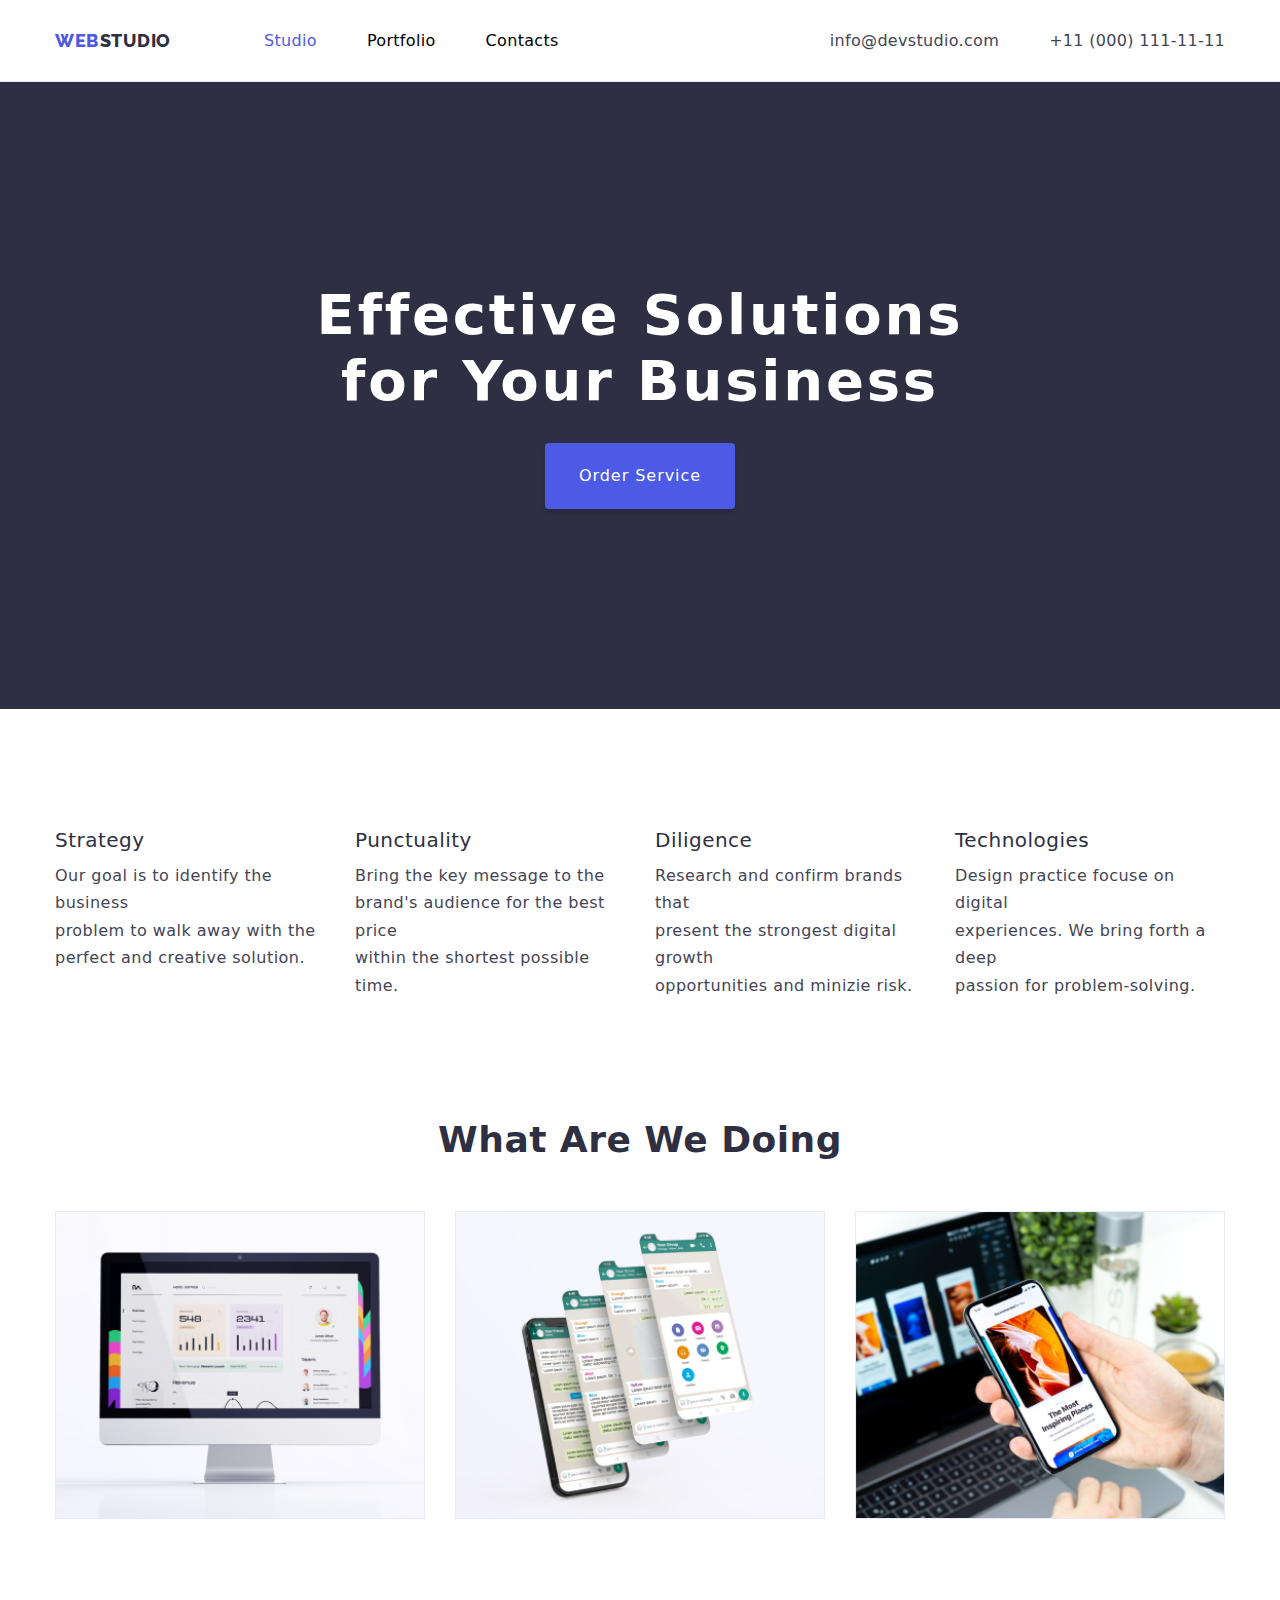
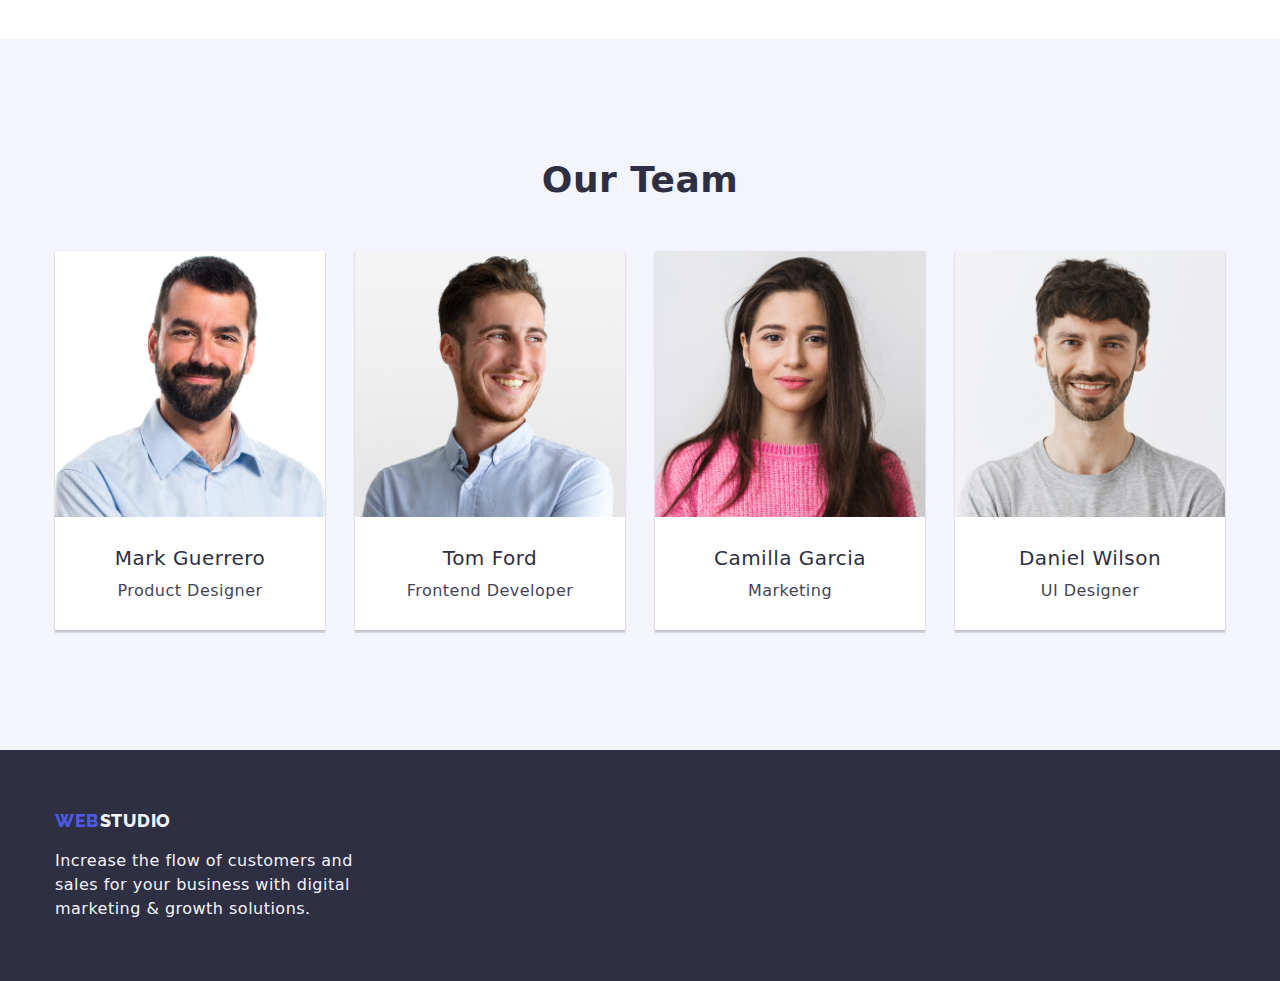
<file: index.html>
<!DOCTYPE html>
<html>
  <head>
    <meta charset="UTF-8" />
    <meta name="viewport" content="width=device-width, initial-scale=1.0" />
    <title>Studio</title>
    <link rel="stylesheet" href="./css/styles.css" />
    <link rel="preconnect" href="https://fonts.googleapis.com" />
    <link rel="preconnect" href="https://fonts.gstatic.com" crossorigin />
    <link
      href="https://fonts.googleapis.com/css2?family=Raleway:wght@800&family=Roboto:wght@400;500;700;900&display=swap "
      rel="stylesheet"
    />
    <link
      rel="stylesheet"
      href="https://cdnjs.cloudflare.com/ajax/libs/modern-normalize/2.0.0/modern-normalize.min.css"
    />
  </head>
  <body>
    <!--Header-->
    <header class="page-header">
      <div class="container menu">
        <nav class="navigation">
          <a href="./index.html" class="logo-link">
            <span class="logo">WEB</span>
            <span class="studio">STUDIO</span>
          </a>
          <ul class="nav-menu list">
            <li class="item">
              <a href="./index.html" class="page current link">Studio</a>
            </li>

            <li class="item">
              <a href="./portfolio.html" class="page link">Portfolio</a>
            </li>

            <li class="item">
              <a href="./index.html" class="page link">Contacts</a>
            </li>
          </ul>
        </nav>

        <ul class="contacts-menu list">
          <li class="item">
            <a class="contact link" href="mailto:info@devstudio.com"
              >info@devstudio.com</a
            >
          </li>

          <li class="item">
            <a class="contact link" href="tel:+110001111111"
              >+11 (000) 111-11-11</a
            >
          </li>
        </ul>
      </div>
    </header>

    <main>
      <!--Section 1-->
      <section class="hero bg-hero">
        <div class="container">
          <h1 class="hero-title">
            Effective Solutions <br />
            for Your Business
          </h1>
          <button type="button" class="button primary">Order Service</button>
        </div>
      </section>

      <!--Section 2-->
      <section class="section">
        <div class="container">
          <ul class="benefits list">
            <li class="item">
              <h3 class="title">Strategy</h3>

              <p class="description">
                Our goal is to identify the business<br />
                problem to walk away with the<br />
                perfect and creative solution.
              </p>
            </li>

            <li class="item">
              <h3 class="title">Punctuality</h3>

              <p class="description">
                Bring the key message to the<br />
                brand's audience for the best price<br />
                within the shortest possible time.
              </p>
            </li>

            <li class="item">
              <h3 class="title">Diligence</h3>

              <p class="description">
                Research and confirm brands that<br />
                present the strongest digital growth<br />
                opportunities and minizie risk.
              </p>
            </li>

            <li class="item">
              <h3 class="title">Technologies</h3>

              <p class="description">
                Design practice focuse on digital<br />
                experiences. We bring forth a deep<br />
                passion for problem-solving.
              </p>
            </li>
          </ul>
        </div>
      </section>

      <!--Section 3-->
      <section class="section no-top-padding">
        <div class="container">
          <h2 class="section-title">What Are We Doing</h2>
          <ul class="what-we-do list">
            <li class="item">
              <img src="./images/pc.jpg" alt="PC" width="370" height="300" />
            </li>
            <li class="item">
              <img
                src="./images/wallpaper.jpg"
                alt="Wallpaper"
                width="370"
                height="300"
              />
            </li>
            <li class="item">
              <img
                src="./images/mobile.jpg"
                alt="Mobile"
                width="370"
                height="300"
              />
            </li>
          </ul>
        </div>
      </section>

      <!--Section 4-->
      <section class="section bg-team">
        <div class="container">
          <h2 class="section-title">Our Team</h2>
          <ul class="team list">
            <li class="item">
              <img
                src="./images/img-1.jpg"
                alt="Mark"
                width="270"
                height="260"
              />
              <h3 class="name">Mark Guerrero</h3>
              <p class="position">Product Designer</p>
            </li>

            <li class="item">
              <img
                src="./images/img-2.jpg"
                alt="Tom"
                width="270"
                height="260"
              />
              <h3 class="name">Tom Ford</h3>
              <p class="position">Frontend Developer</p>
            </li>

            <li class="item">
              <img
                src="./images/img-3.jpg"
                alt="Camilla"
                width="270"
                height="260"
              />
              <h3 class="name">Camilla Garcia</h3>
              <p class="position">Marketing</p>
            </li>

            <li class="item">
              <img
                src="./images/img-4.jpg"
                alt="Daniel"
                width="270"
                height="260"
              />
              <h3 class="name">Daniel Wilson</h3>
              <p class="position">UI Designer</p>
            </li>
          </ul>
        </div>
      </section>
    </main>

    <!--Footer-->
    <footer class="page-footer bg-footer">
      <div class="container">
        <a href="./index.html" class="logo-link">
          <span class="logo">WEB</span>
          <span class="studio-footer">STUDIO</span>
        </a>

        <p class="footer-description">
          Increase the flow of customers and<br />
          sales for your business with digital<br />
          marketing & growth solutions.
        </p>
      </div>
    </footer>
  </body>
</html>
</file>
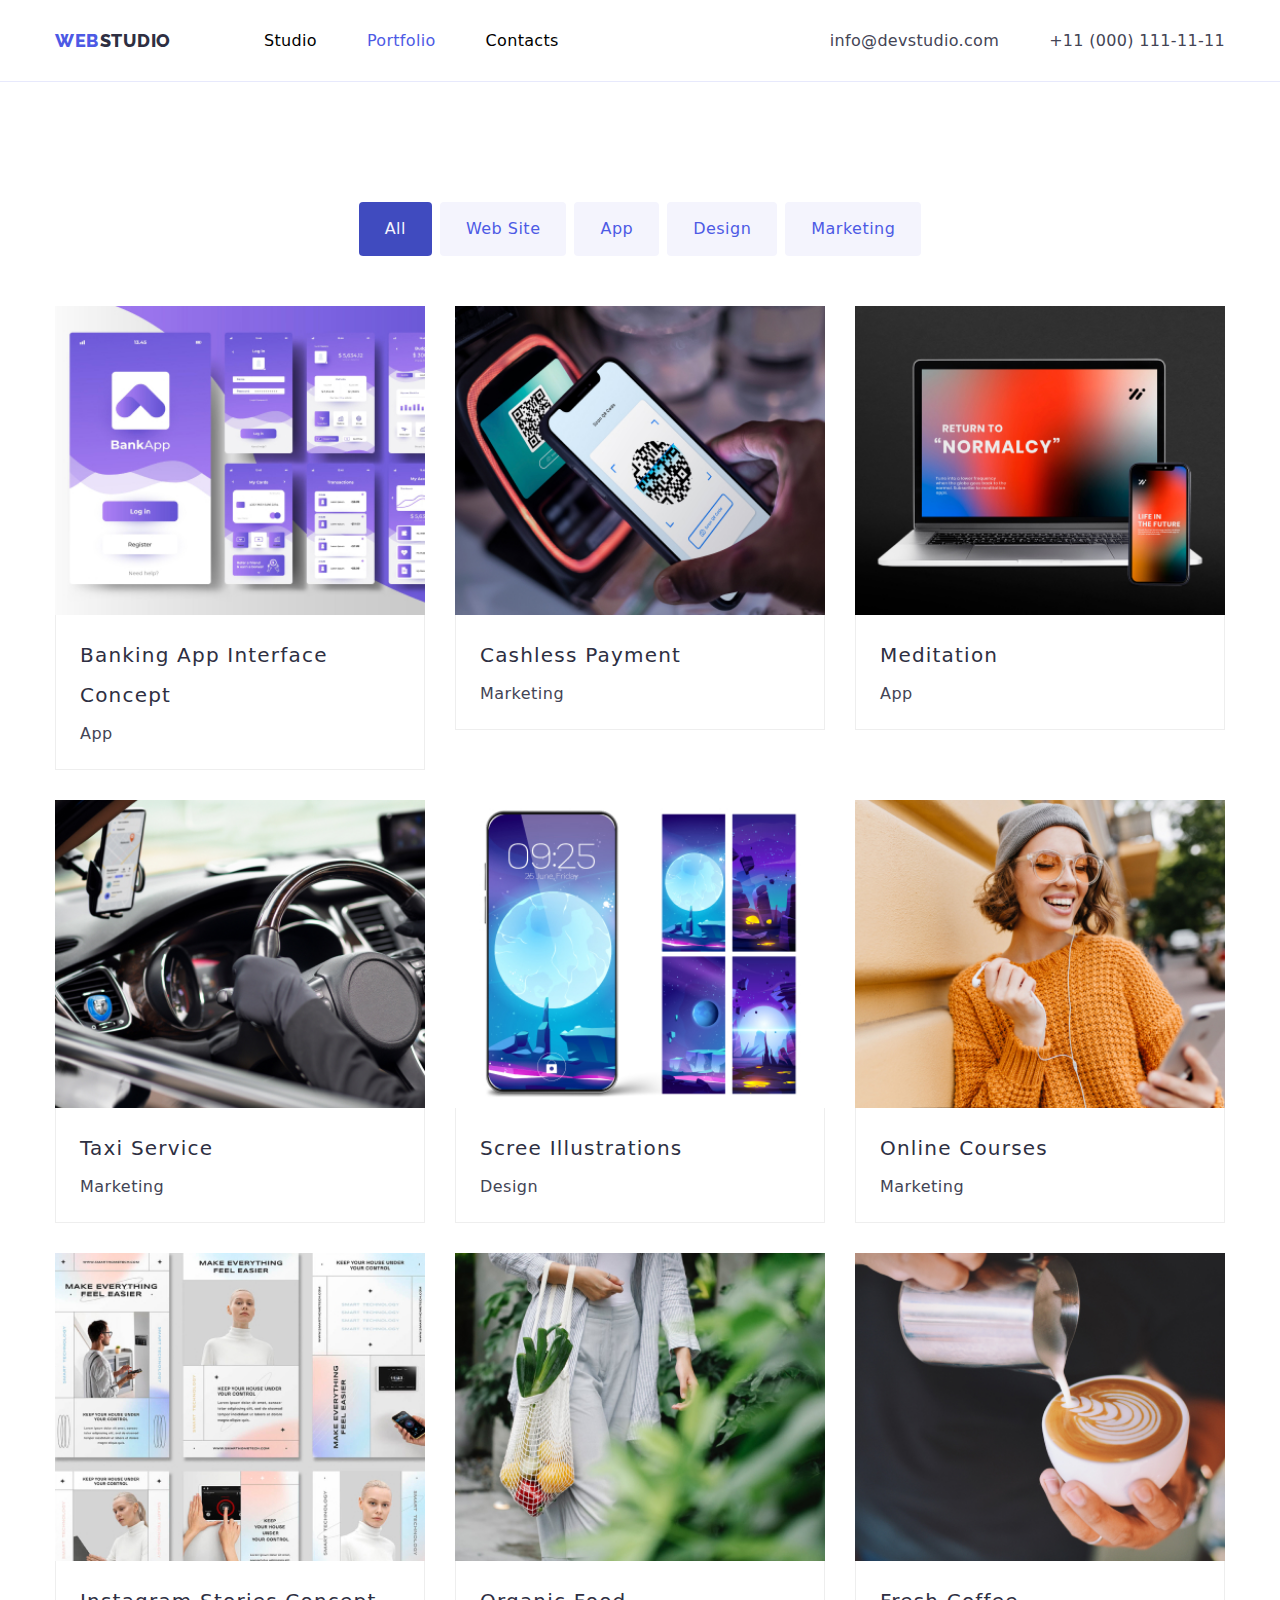
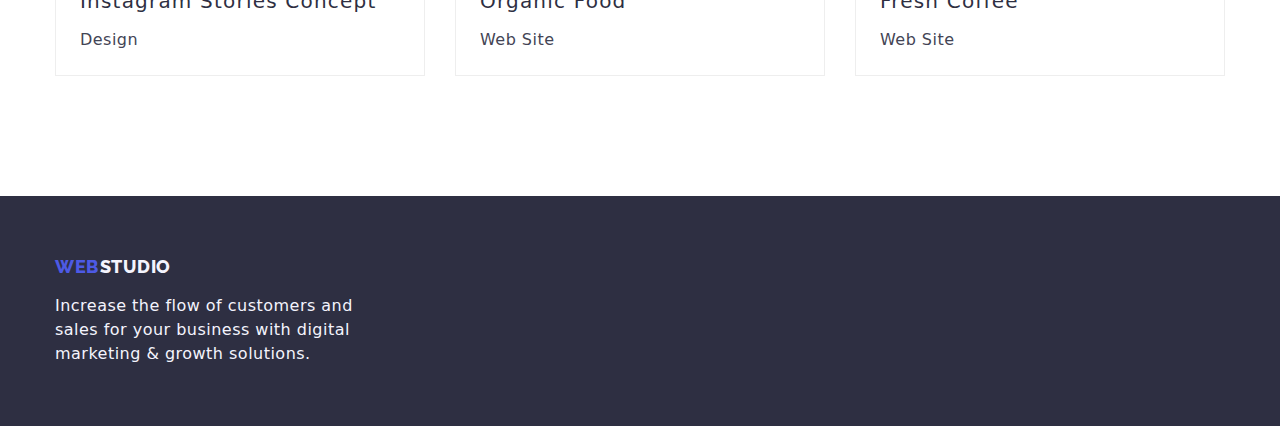
<file: portfolio.html>
<!DOCTYPE html>
<html lang="en">
  <head>
    <meta charset="UTF-8" />
    <meta name="viewport" content="width=device-width, initial-scale=1.0" />
    <title>Portfolio</title>
    <link rel="stylesheet" href="./css/styles.css" />
    <link rel="preconnect" href="https://fonts.googleapis.com" />
    <link rel="preconnect" href="https://fonts.gstatic.com" crossorigin />
    <link
      href="https://fonts.googleapis.com/css2?family=Raleway:wght@800&family=Roboto:wght@400;500;700;900&display=swap "
      rel="stylesheet"
    />
    <link
      rel="stylesheet"
      href="https://cdnjs.cloudflare.com/ajax/libs/modern-normalize/2.0.0/modern-normalize.min.css"
    />
  </head>
  <body>
    <!--Header-->
    <header class="page-header">
      <div class="container menu">
        <nav class="navigation">
          <a href="./index.html" class="logo-link">
            <span class="logo">WEB</span>
            <span class="studio">STUDIO</span>
          </a>
          <ul class="nav-menu list">
            <li class="item">
              <a href="./index.html" class="page link">Studio</a>
            </li>

            <li class="item">
              <a href="./portfolio.html" class="page current link">Portfolio</a>
            </li>

            <li class="item">
              <a href="./index.html" class="page link">Contacts</a>
            </li>
          </ul>
        </nav>

        <ul class="contacts-menu list">
          <li class="item">
            <a class="contact link" href="mailto:info@devstudio.com"
              >info@devstudio.com</a
            >
          </li>

          <li class="item">
            <a class="contact link" href="tel:+110001111111"
              >+11 (000) 111-11-11</a
            >
          </li>
        </ul>
      </div>
    </header>

    <main>
      <!--Section 1-->
      <section class="section">
        <div class="container">
          <!--Filters-->
          <ul class="filters list">
            <li class="space">
              <button type="button" class="button filter current">All</button>
            </li>
            <li class="space">
              <button type="button" class="button filter">Web Site</button>
            </li>
            <li class="space">
              <button type="button" class="button filter">App</button>
            </li>
            <li class="space">
              <button type="button" class="button filter">Design</button>
            </li>
            <li class="space">
              <button type="button" class="button filter">Marketing</button>
            </li>
          </ul>

          <!--Projects-->
          <ul class="projects list">
            <li class="project-card">
              <a href="" class="project link">
                <img
                  src="./images/banking.jpg"
                  alt="banking"
                  width="370"
                  height="300"
                />
                <div class="substrate">
                  <h2 class="name">Banking App Interface Concept</h2>
                  <p class="type">App</p>
                </div>
              </a>
            </li>

            <li class="project-card">
              <a href="" class="project link">
                <img
                  src="./images/cashless.jpg"
                  alt="cashless"
                  width="370"
                  height="300"
                />
                <div class="substrate">
                  <h2 class="name">Cashless Payment</h2>
                  <p class="type">Marketing</p>
                </div>
              </a>
            </li>

            <li class="project-card">
              <a href="" class="project link">
                <img
                  src="./images/meditation.jpg"
                  alt="meditation"
                  width="370"
                  height="300"
                />
                <div class="substrate">
                  <h2 class="name">Meditation</h2>
                  <p class="type">App</p>
                </div>
              </a>
            </li>

            <li class="project-card">
              <a href="" class="project link">
                <img
                  src="./images/taxi.jpg"
                  alt="taxi"
                  width="370"
                  height="300"
                />
                <div class="substrate">
                  <h2 class="name">Taxi Service</h2>
                  <p class="type">Marketing</p>
                </div>
              </a>
            </li>

            <li class="project-card">
              <a href="" class="project link">
                <img
                  src="./images/screen.jpg"
                  alt="screen"
                  width="370"
                  height="300"
                />
                <div class="substrate">
                  <h2 class="name">Scree Illustrations</h2>
                  <p class="type">Design</p>
                </div>
              </a>
            </li>

            <li class="project-card">
              <a href="" class="project link">
                <img
                  src="./images/online.jpg"
                  alt="online"
                  width="370"
                  height="300"
                />
                <div class="substrate">
                  <h2 class="name">Online Courses</h2>
                  <p class="type">Marketing</p>
                </div>
              </a>
            </li>

            <li class="project-card">
              <a href="" class="project link">
                <img
                  src="./images/instagram.jpg"
                  alt="instagram"
                  width="370"
                  height="300"
                />
                <div class="substrate">
                  <h2 class="name">Instagram Stories Concept</h2>
                  <p class="type">Design</p>
                </div>
              </a>
            </li>

            <li class="project-card">
              <a href="" class="project link">
                <img
                  src="./images/organic.jpg"
                  alt="organic"
                  width="370"
                  height="300"
                />
                <div class="substrate">
                  <h2 class="name">Organic Food</h2>
                  <p class="type">Web Site</p>
                </div>
              </a>
            </li>

            <li class="project-card">
              <a href="" class="project link">
                <img
                  src="./images/coffee.jpg"
                  alt="coffee"
                  width="370"
                  height="300"
                />
                <div class="substrate">
                  <h2 class="name">Fresh Coffee</h2>
                  <p class="type">Web Site</p>
                </div>
              </a>
            </li>
          </ul>
        </div>
      </section>
    </main>

    <!--Footer-->
    <footer class="page-footer bg-footer">
      <div class="container">
        <a href="./index.html" class="logo-link">
          <span class="logo">WEB</span>
          <span class="studio-footer">STUDIO</span>
        </a>

        <p class="footer-description">
          Increase the flow of customers and<br />
          sales for your business with digital<br />
          marketing & growth solutions.
        </p>
      </div>
    </footer>
  </body>
</html>
</file>
<file: css/styles.css>
:root {
  --iriscolor: #4d5ae5;
  --navyblue: #2e2f42;
  --navcolor: black;
  --oceancolor: #404bbf;
  --whitecolor: white;
  --slatecolor: #434455;
  --cloud: #f4f4fd;
  --cornflower: #e7e9fc;
}

h1,
h2,
h3,
h4,
h5,
h6,
p {
  margin: 0;
}

html {
  box-sizing: border-box;
}

*,
*::after,
*::before {
  box-sizing: inherit;
}

img {
  display: block;
  max-width: 100%;
  height: auto;
}

body {
  font-family: "Roboto", sans-serif;
  font-size: 16px;
  letter-spacing: 0.03em;
  color: var(--slatecolor);
  background-color: var(--whitecolor);
}

link {
  text-decoration: none;
  color: inherit;
}

.list {
  list-style-type: none;
  margin: 0;
  padding: 0;
}

.section {
  padding: 120px 0;
}

.section.no-top-padding {
  padding-top: 0;
}

.container {
  margin: 0 auto;
  width: 1200px;
  padding: 0 15px;
}

.menu,
.navigation,
.nav-menu,
.contacts-menu {
  display: flex;
  align-items: center;
}

.logo-link {
  text-decoration: none;
  font-family: "Raleway", sans-serif;
  font-size: 0;
  font-weight: 800;
}

.logo-link > span {
  font-size: 18px;
  line-height: 1.17;
  letter-spacing: 0.04em;
}

.button {
  border-color: transparent;
  font-family: inherit;
  cursor: pointer;
  border-radius: 4px;
  font-size: 16px;
  letter-spacing: 0.03em;
}

.button.primary {
  color: var(--whitecolor);
  background-color: var(--iriscolor);
  line-height: 1.87;
  letter-spacing: 0.06em;
  padding: 16px 32px;
  box-shadow: 0px 4px 4px rgba(0, 0, 0, 0.15);
}

.link{
  text-decoration: none;
}

.project .name {
  font-size: 20px;
  font-weight: 500;
  line-height: 2;
  letter-spacing: 0.06em;
  color: var(--navyblue);
  margin-bottom: 4px;
}

.project .type {
  color: var(--slatecolor);
  font-weight: 400;
  line-height: 1.87;
  font-size: 16px;
}

.logo {
  color: var(--iriscolor);
}

.studio {
  color: var(--navyblue);
}

.nav-menu .page,
.contacts-menu .contact {
  color: var(--navcolor);
  text-decoration: none;
  font-weight: 500;
  font-size: 16px;
  line-height: 1.15;
  letter-spacing: 0.02em;
  display: block;
  padding-top: 32px;
  padding-bottom: 31px;
}

.page-footer {
  padding: 60px 0;
}

.page-header {
  border-bottom: 1px solid var(--cornflower);
}

.nav-menu {
  margin-left: 93px;
}

.contacts-menu {
  margin-left: auto;
}

.nav-menu .item:not(:last-child),
.contacts-menu .item:not(:last-child) {
  margin-right: 50px;
}

.what-we-do {
  display: flex;
  flex-wrap: wrap;
  margin-left: -30px;
  margin-top: -30px;
}

.what-we-do .item {
  flex-basis: calc(100% / 3 - 30px);
  margin-left: 30px;
  margin-top: 30px;
}

.projects {
  display: flex;
  flex-wrap: wrap;
  margin-left: -30px;
  margin-top: -30px;
}

.project-card {
  flex-basis: calc(100% / 3 - 30px);
  margin-left: 30px;
  margin-top: 30px;
}

.filters {
  display: flex;

  justify-content: center;
  margin-bottom: 50px;
}

.filters .space + .space {
  margin-left: 8px;
}

.nav-menu .page:hover,
.nav-menu .page:focus,
.nav-menu .page.current,
.contacts-menu .contact:hover,
.contacts-menu .contact:focus {
  color: var(--iriscolor);
}

.contacts-menu .contact {
  color: var(--slatecolor);
  text-decoration: none;
  font-weight: 400;
  font-size: 16px;
  line-height: 1.15;
  letter-spacing: 0.02em;
}

.bg-hero {
  background: var(--navyblue);
}
.bg-team {
  background-color: var(--cloud);
}

.hero {
  padding: 200px 0;
  text-align: center;
}

.hero-title {
  color: var(--whitecolor);
  font-size: 56px;
  font-weight: 700;
  line-height: 1.17;
  text-align: center;
  letter-spacing: 0.05em;
  margin-bottom: 30px;
}

.button.filter {
  background-color: var(--cloud);
  color: var(--iriscolor);
  font-weight: 500;
  line-height: 1.62;
  padding: 12px 24px;
}

.button.filter:hover,
.button.filter:focus,
.button.filter.current {
  background-color: var(--oceancolor);
  color: var(--cloud);
  box-shadow: 0px 3px 1px rgba(0, 0, 0, 0.1),
    0px 1px 2px rgba(0, 0, 0, 0.08) rgba(0, 0, 0, 0.12);
}

.button.primary:hover,
.button.primary:focus {
  background-color: var(--oceancolor);
  font-weight: 500;
  box-shadow: 0px 3px 1px rgba(0, 0, 0, 0.1),
    0px 1px 2px rgba(0, 0, 0, 0.08) rgba(0, 0, 0, 0.12);
}

.benefits {
  display: flex;
  flex-wrap: wrap;
  margin-left: -30px;
  margin-top: -30px;
}

.benefits .item {
  flex-basis: calc(100% / 4 - 30px);
  margin-left: 30px;
  margin-top: 30px;
}

.benefits .title {
  font-size: 20px;
  font-weight: 500;
  color: var(--navyblue);
  line-height: 1.14;
  margin-bottom: 10px;
}

.benefits .description {
  font-weight: 400;
  font-size: 16px;
  line-height: 1.71;
  color: var(--slatecolor);
}

.section-title {
  color: var(--navyblue);
  font-size: 36px;
  font-weight: 700;
  line-height: 1.17;
  text-align: center;
  margin-bottom: 50px;
}

.team .name,
.team .position {
  line-height: 1.19;
  text-align: center;
}

.team .name {
  font-size: 20px;
  font-weight: 500;
  color: var(--navyblue);
  padding-top: 30px;
  padding-bottom: 10px;
}

.team .position {
  color: var(--slatecolor);
  font-size: 16px;
  font-weight: 400;
}

.substrate {
  background-color: var(--whitecolor);
  padding: 20px 24px;
  border: 1px solid #eeeeee;
  border-top: 0;
}

.team {
  display: flex;
  flex-wrap: wrap;
  margin-left: -30px;
  margin-top: -30px;
}

.team .item {
  flex-basis: calc(100% / 4 - 30px);
  margin-left: 30px;
  margin-top: 30px;
  padding-bottom: 30px;
  background-color: var(--whitecolor);
  box-shadow: 0px 3px 1px rgba(0, 0, 0, 0.1),
    0px 1px 2px rgba(0, 0, 0, 0.08), 0px 1px 2px rgba(0, 0, 0, 0.12);
}

.bg-footer {
  background-color: var(--navyblue);
}

.studio-footer {
  color: var(--cloud);
}

.footer-description {
  color: var(--cloud);
  font-size: 16px;
  font-weight: 400;
  line-height: 1.5;
  padding-top: 17px;
}
</file>
